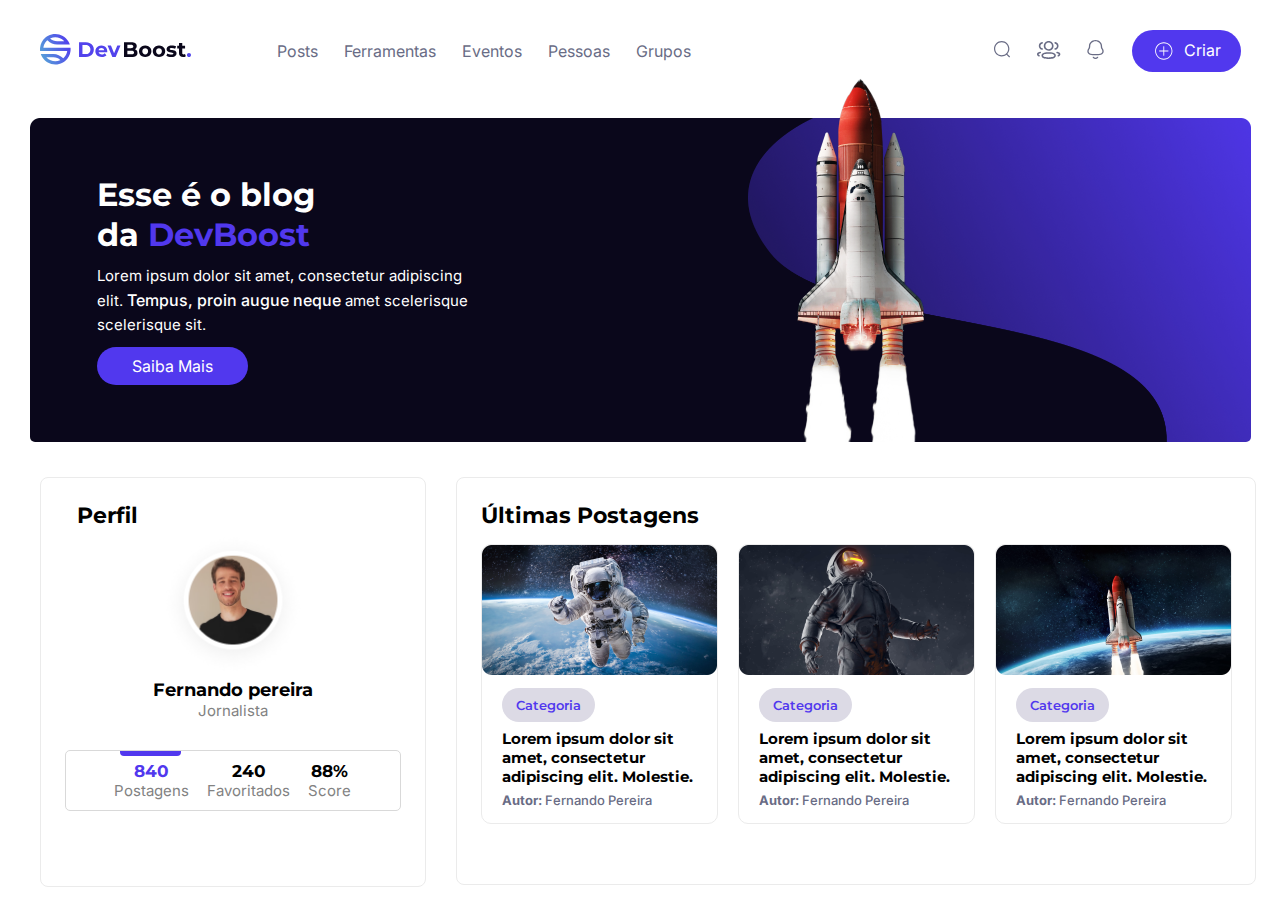
<file: index.html>
<!DOCTYPE html>
<html lang="pt-BR">
  <head>
    <link rel="stylesheet" href="/assets/css/style.css" />
    <link rel="shortcut icon" href="/assets/img/favicon.png" type="image" />

    <link rel="preconnect" href="https://fonts.googleapis.com" />
    <link rel="preconnect" href="https://fonts.gstatic.com" crossorigin />
    <link
      href="https://fonts.googleapis.com/css2?family=Inter:wght@400;500&family=Montserrat:wght@300;600;700&display=swap"
      rel="stylesheet"
    />

    <meta charset="UTF-8" />
    <meta name="viewport" content="width=device-width, initial-scale=1.0" />
    <title>DevBoost - Challenge 02</title>
  </head>
  <body>
    <header>
      <div class="header container">
        <nav>
          <ul class="header-menu">
            <a href="#"><img src="/assets/img/Logo - DevBoost.svg" alt="" /></a>
            <li><a href="#">Posts</a></li>
            <li><a href="#">Ferramentas</a></li>
            <li><a href="#">Eventos</a></li>
            <li><a href="#">Pessoas</a></li>
            <li><a href="#">Grupos</a></li>
          </ul>
        </nav>
        <div class="icons-btn">
          <a href=""><img src="/assets/img/Icons.svg" alt="" /></a>
          <div class="btn-criar">
            <img src="/assets/img/healthicons_positive-outline.svg" alt="" />
            <h1>Criar</h1>
          </div>
        </div>
      </div>
    </header>

    <article class="article container">
      <div class="banner">
        <div class="banner-text">
          <h1 class="banner-titulo">Esse é o blog da <span>DevBoost</span></h1>
          <p>
            Lorem ipsum dolor sit amet, consectetur adipiscing elit.
            <span>Tempus, proin augue neque</span> amet scelerisque scelerisque
            sit.
          </p>
          <button class="banner-btn">Saiba Mais</button>
        </div>
        <div class="banner-foguete"></div>
      </div>
    </article>

    <main class="main container">
      <section>
        <div class="perfil">
          <h1 class="perfil-titulo">Perfil</h1>
          <div class="perfil-img">
            <div class="img-perfil">
              <img src="/assets/img/perfil.png" alt="" />
            </div>
            <div class="perfil-descricao">
              <h1>Fernando pereira</h1>
              <span>Jornalista</span>
            </div>
          </div>
          <div class="perfil-info">
            <div class="perfil-detalhe"></div>
            <div class="postagens">
              <h1>840</h1>
              <span>Postagens</span>
            </div>
            <div class="favoritados">
              <h1>240</h1>
              <span>Favoritados</span>
            </div>
            <div class="score">
              <h1>88%</h1>
              <span>Score</span>
            </div>
          </div>
        </div>
      </section>
      <section>
        <div class="ultimas-postagens container">
          <h1>Últimas Postagens</h1>
          <div class="cards">
            <div class="card1">
              <img src="/assets/img/Rectangle 67.png" alt="" />
              <div class="card-conteudo">
                <div class="btn">
                  <span class="btn-conteudo">Categoria</span>
                </div>
                <h1>
                  Lorem ipsum dolor sit amet, consectetur adipiscing elit.
                  Molestie.
                </h1>
                <p class="paragrafo">
                  <span class="autor">Autor:</span> Fernando Pereira
                </p>
              </div>
            </div>
            <div class="card2">
              <img src="/assets/img/Rectangle 67 (1).png" alt="" />
              <div class="card-conteudo">
                <div class="btn">
                  <span class="btn-conteudo">Categoria</span>
                </div>
                <h1>
                  Lorem ipsum dolor sit amet, consectetur adipiscing elit.
                  Molestie.
                </h1>
                <p class="paragrafo">
                  <span class="autor">Autor:</span> Fernando Pereira
                </p>
              </div>
            </div>
            <div class="card3">
              <img src="/assets/img/Rectangle 67 (2).png" alt="" />
              <div class="card-conteudo">
                <div class="btn">
                  <span class="btn-conteudo">Categoria</span>
                </div>
                <h1>
                  Lorem ipsum dolor sit amet, consectetur adipiscing elit.
                  Molestie.
                </h1>
                <p class="paragrafo">
                  <span class="autor">Autor:</span> Fernando Pereira
                </p>
              </div>
            </div>
          </div>
        </div>
      </section>
    </main>
  </body>
</html>
</file>
<file: assets/css/style.css>
@import url(/assets/css/global.css);
@import url(/assets/css/header.css);
@import url(/assets/css/banner.css);
@import url(/assets/css/main.css);
</file>
